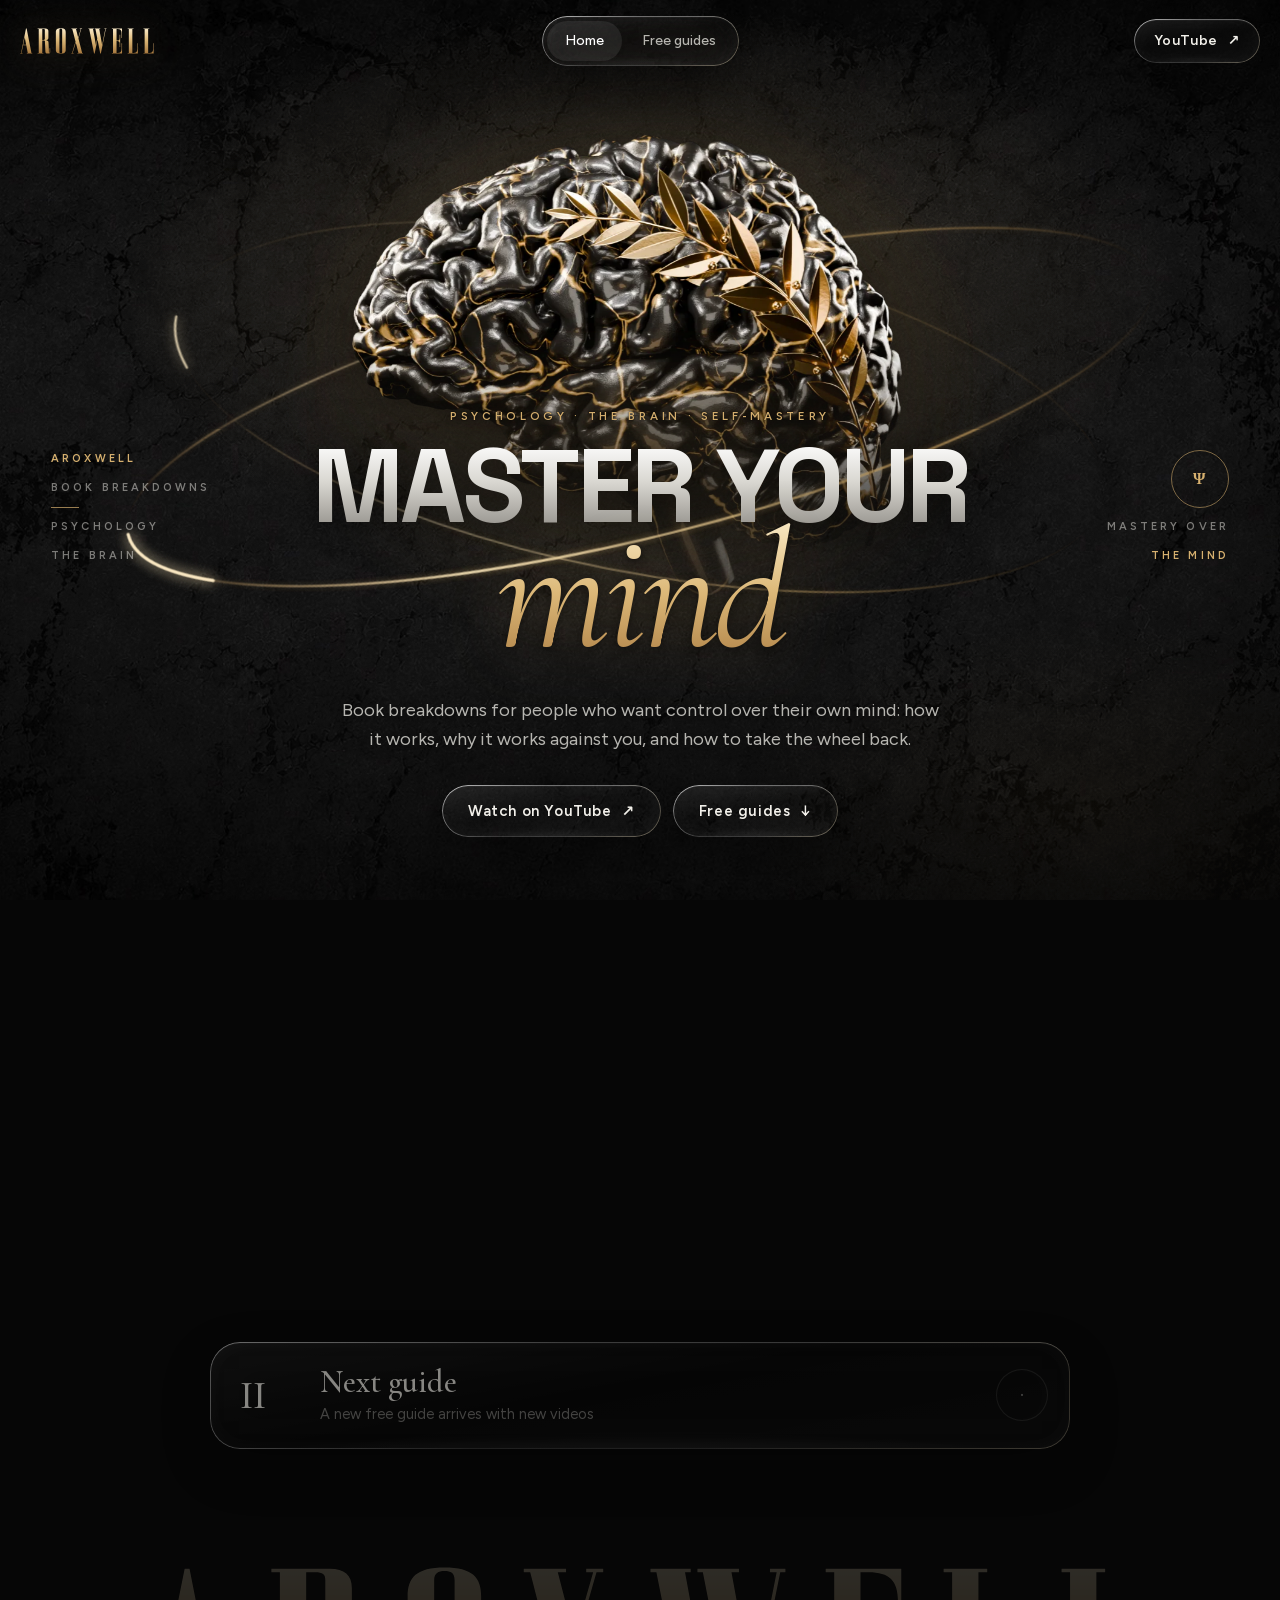
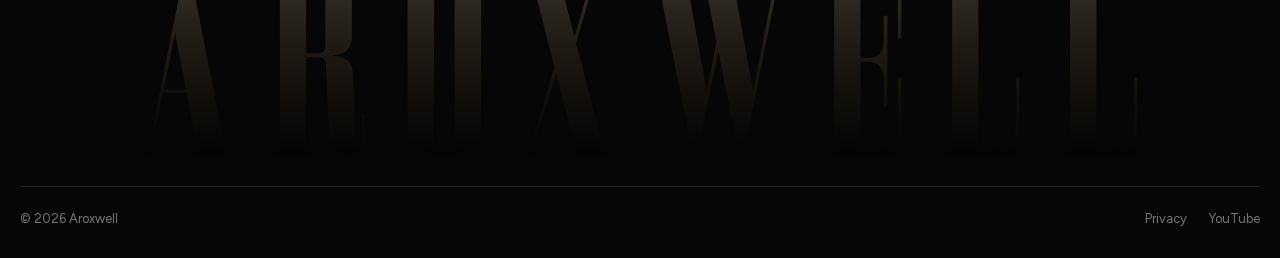
<file: index.html>
<!DOCTYPE html>
<html lang="en" class="no-js">
<head>
  <meta charset="utf-8">
  <meta name="viewport" content="width=device-width, initial-scale=1, viewport-fit=cover">
  <!-- import map first: the script below preloads three.js modules, which need it to resolve "three" -->
  <script type="importmap">{"imports": {"three": "/assets/vendor/three/build/three.module.min.js", "three/addons/": "/assets/vendor/three/examples/jsm/"}}</script>
  <script>/* live 3D brain coming? hide the still image until it's ready, so there's no flash of a second brain (assets/brain3d.js) */
  (function () { try { var d = document.documentElement;
    if (location.search.indexOf("still") < 0 && window.WebGLRenderingContext && !matchMedia("(prefers-reduced-motion: reduce)").matches && !(navigator.connection && navigator.connection.saveData)) {
      d.classList.add("brain-pending"); setTimeout(function () { d.classList.remove("brain-pending"); }, 8000);
      var v = "/assets/vendor/three/", pre = function (h, rel) { var l = document.createElement("link"); l.rel = rel || "preload"; l.href = h;
        if (!rel) { l.as = "fetch"; l.crossOrigin = "anonymous"; } document.head.appendChild(l); };
      ["/assets/brain3d.js", v + "build/three.module.min.js", v + "examples/jsm/environments/RoomEnvironment.js", v + "examples/jsm/loaders/GLTFLoader.js",
       v + "examples/jsm/loaders/DRACOLoader.js", v + "examples/jsm/utils/BufferGeometryUtils.js"].forEach(function (h) { pre(h, "modulepreload"); });
      ["/assets/brain.glb", v + "examples/jsm/libs/draco/gltf/draco_wasm_wrapper.js", v + "examples/jsm/libs/draco/gltf/draco_decoder.wasm"].forEach(function (h) { pre(h); }); }
  } catch (e) {} })();</script>
  <title>Aroxwell | Master your mind</title>
  <meta name="description" content="Book breakdowns on psychology and the brain, for people who want mastery over their own mind. Watch on YouTube and grab the free guides.">
  <link rel="canonical" href="https://aroxwell.com/">
  <meta name="theme-color" content="#060606">

  <meta property="og:type" content="website">
  <meta property="og:site_name" content="Aroxwell">
  <meta property="og:title" content="Aroxwell — Master your mind">
  <meta property="og:description" content="Book breakdowns on psychology and the brain, for people who want mastery over their own mind.">
  <meta property="og:url" content="https://aroxwell.com/">

  <link rel="icon" href="/favicon.svg" type="image/svg+xml">
  <link rel="icon" href="/favicon.png" type="image/png" sizes="48x48">
  <link rel="apple-touch-icon" href="/apple-touch-icon.png">
  <link rel="preload" href="/assets/brain-700.webp" as="image" type="image/webp" media="(max-width: 700px)">
  <link rel="preload" href="/assets/brain.webp" as="image" type="image/webp" media="(min-width: 701px)">
  <link rel="preload" href="/assets/fonts/space-grotesk-700.woff2" as="font" type="font/woff2" crossorigin>
  <link rel="preload" href="/assets/fonts/cormorant-italic.woff2" as="font" type="font/woff2" crossorigin>
  <link rel="stylesheet" href="/assets/site.css">
</head>
<body>
  <div class="atmosphere" aria-hidden="true"></div>

  <header class="site-header">
    <div class="bar">
      <a class="logo" href="/" aria-label="Aroxwell home"><img src="/assets/logo.svg" alt="Aroxwell" width="259" height="50"></a>
      <nav class="nav-pill glass" aria-label="Main">
        <a href="/" aria-current="page">Home</a>
        <a href="#library">Free guides</a>
      </nav>
      <a class="btn btn-glass glass header-cta" href="https://www.youtube.com/@aroxwell" rel="noopener">YouTube <span class="arrow" aria-hidden="true">↗</span></a>
    </div>
  </header>

  <main>
    <section class="hero">
      <div class="hero-visual" aria-hidden="true">
       <div class="stage">
        <div class="halo"></div>
        <svg class="orbits back" viewBox="0 0 1000 1000">
          <defs>
            <linearGradient id="goldStroke" x1="0" y1="0" x2="1" y2="0">
              <stop offset="0" stop-color="#9a7140" stop-opacity="0"/>
              <stop offset=".3" stop-color="#f6e3b8"/>
              <stop offset=".7" stop-color="#d6b06f"/>
              <stop offset="1" stop-color="#9a7140" stop-opacity="0"/>
            </linearGradient>
          </defs>
          <g transform="rotate(-14 500 500)">
            <path class="ring" d="M20 500a480 118 0 1 0 960 0a480 118 0 1 0-960 0"/>
            <path class="comet" pathLength="1000" d="M20 500a480 118 0 1 0 960 0a480 118 0 1 0-960 0"/>
          </g>
          <g transform="rotate(11 500 500)">
            <path class="ring thin" d="M70 500a430 150 0 1 0 860 0a430 150 0 1 0-860 0"/>
            <path class="comet slow" pathLength="1000" d="M70 500a430 150 0 1 0 860 0a430 150 0 1 0-860 0"/>
          </g>
        </svg>
        <div class="sculpture">
        <picture>
          <source type="image/webp" srcset="/assets/brain-700.webp 700w, /assets/brain.webp 1100w" sizes="(max-width: 700px) 100vw, 680px">
          <img src="/assets/brain.png" alt="" width="700" height="640" fetchpriority="high">
        </picture>
        <div class="sheen"></div>
        </div>
        <svg class="orbits front" viewBox="0 0 1000 1000">
          <g transform="rotate(-14 500 500)">
            <path class="ring" d="M20 500a480 118 0 1 0 960 0a480 118 0 1 0-960 0"/>
            <path class="comet" pathLength="1000" d="M20 500a480 118 0 1 0 960 0a480 118 0 1 0-960 0"/>
          </g>
          <g transform="rotate(11 500 500)">
            <path class="ring thin" d="M70 500a430 150 0 1 0 860 0a430 150 0 1 0-860 0"/>
            <path class="comet slow" pathLength="1000" d="M70 500a430 150 0 1 0 860 0a430 150 0 1 0-860 0"/>
          </g>
        </svg>
        <div class="dust"></div>
       </div>
      </div>
      <div class="hero-meta hero-meta-l" aria-hidden="true">
        <span class="gold">Aroxwell</span>
        <span>Book breakdowns</span>
        <span class="rule"></span>
        <span>Psychology</span>
        <span>The brain</span>
      </div>
      <div class="hero-meta hero-meta-r" aria-hidden="true">
        <span class="seal">Ψ</span>
        <span>Mastery over</span>
        <span class="gold">the mind</span>
      </div>

      <div class="hero-copy">
        <p class="label">Psychology · The brain · Self-mastery</p>
        <h1 class="title">
          <span class="title-top">Master your</span>
          <span class="title-script">mind</span>
        </h1>
        <p class="lead">Book breakdowns for people who want control over their own mind: how it works, why it works against you, and how to take the wheel back.</p>
        <div class="hero-actions">
          <a class="btn btn-glass glass" href="https://www.youtube.com/@aroxwell" rel="noopener">Watch on YouTube <span class="arrow" aria-hidden="true">↗</span></a>
          <a class="btn btn-glass glass" href="#library">Free guides <span class="arrow" aria-hidden="true">↓</span></a>
        </div>
      </div>
    </section>

    <section class="section" id="library">
      <div class="wrap">
        <div class="section-head reveal">
          <p class="label">The library</p>
          <h2 class="section-title serif-caps gold-text">Free <em>guides</em></h2>
        </div>
        <div class="library">
          <a class="glass book reveal" href="/war-of-art/">
            <span class="num gold-text" aria-hidden="true">I</span>
            <span><span class="name">The War of Art</span><span class="what">Action plan to beat resistance and start meaningful work</span></span>
            <span class="btn btn-glass glass go" aria-hidden="true">→</span>
          </a>
          <div class="glass book soon reveal" data-delay="120">
            <span class="num" aria-hidden="true">II</span>
            <span><span class="name">Next guide</span><span class="what">A new free guide arrives with new videos</span></span>
            <span class="btn go" aria-hidden="true">·</span>
          </div>
        </div>
      </div>
    </section>
  </main>

  <footer class="site-footer">
    <img class="footer-mark" src="/assets/logo.svg" alt="" aria-hidden="true" width="259" height="50" loading="lazy">
    <div class="footer-bar">
      <span>© <span data-year>2026</span> Aroxwell</span>
      <nav aria-label="Footer"><a href="/privacy/">Privacy</a><a href="https://www.youtube.com/@aroxwell" rel="noopener">YouTube</a></nav>
    </div>
  </footer>

  <script src="/assets/site.js" defer></script>
  <script type="module" src="/assets/brain3d.js"></script>
</body>
</html>
</file>
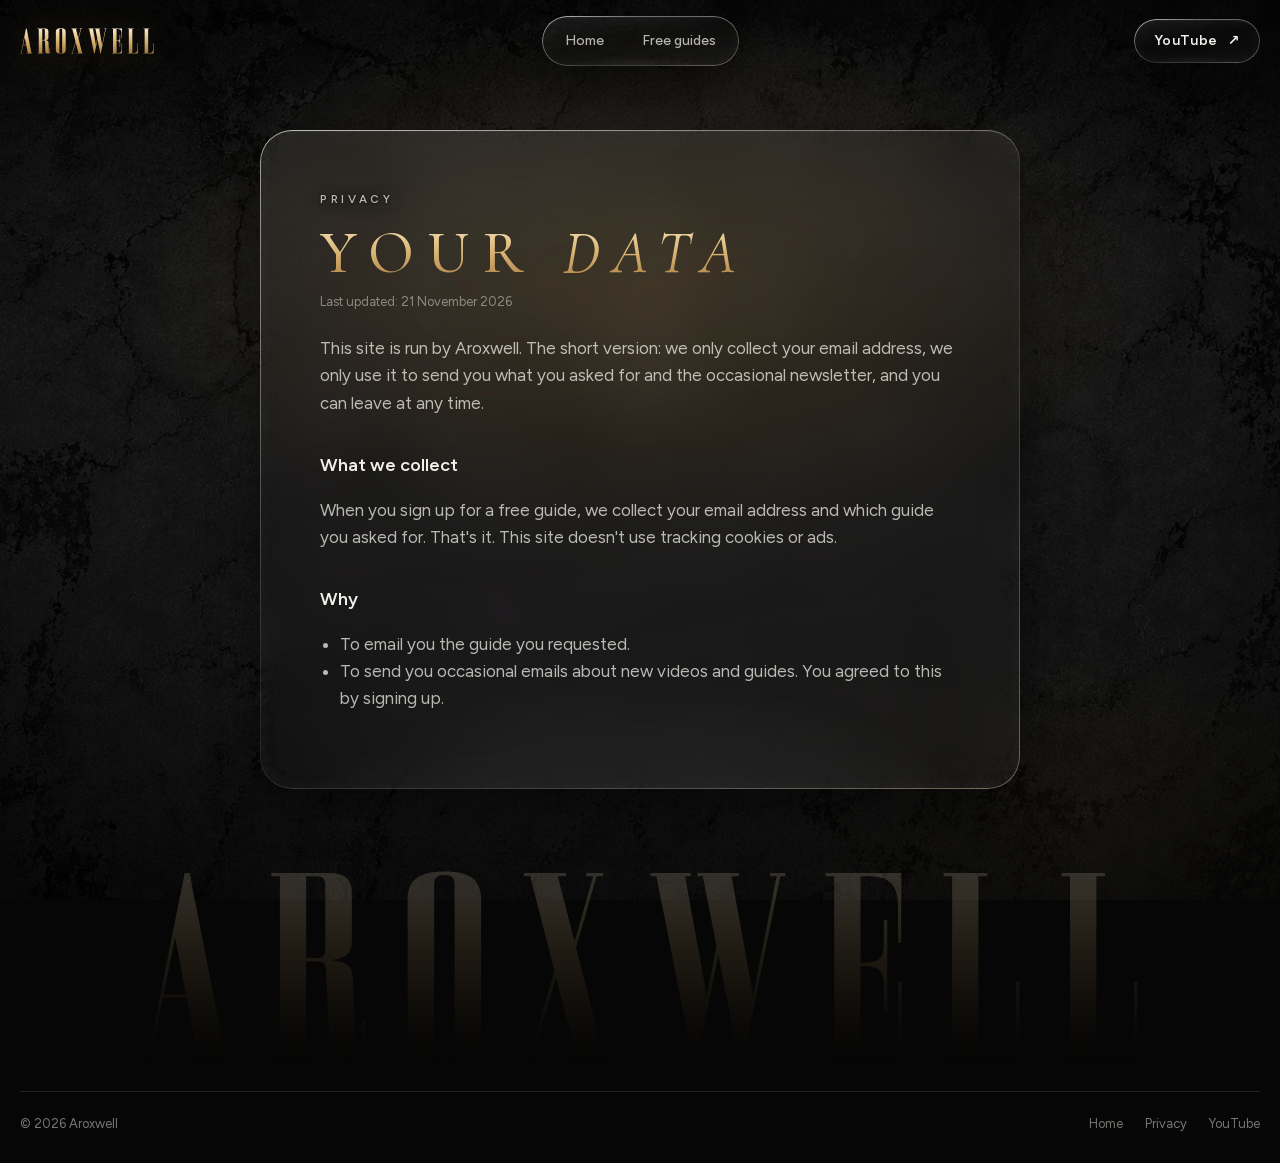
<file: privacy/index.html>
<!DOCTYPE html>
<html lang="en" class="no-js">
<head>
  <meta charset="utf-8">
  <meta name="viewport" content="width=device-width, initial-scale=1, viewport-fit=cover">
  <title>Privacy | Aroxwell</title>
  <meta name="description" content="How Aroxwell handles your email address.">
  <link rel="canonical" href="https://aroxwell.com/privacy/">
  <meta name="theme-color" content="#060606">
  <link rel="icon" href="/favicon.svg" type="image/svg+xml">
  <link rel="icon" href="/favicon.png" type="image/png" sizes="48x48">
  <link rel="apple-touch-icon" href="/apple-touch-icon.png">
  <link rel="stylesheet" href="/assets/site.css">
</head>
<body>
  <div class="atmosphere" aria-hidden="true"></div>

  <header class="site-header">
    <div class="bar">
      <a class="logo" href="/" aria-label="Aroxwell home"><img src="/assets/logo.svg" alt="Aroxwell" width="259" height="50"></a>
      <nav class="nav-pill glass" aria-label="Main">
        <a href="/">Home</a>
        <a href="/#library">Free guides</a>
      </nav>
      <a class="btn btn-glass glass header-cta" href="https://www.youtube.com/@aroxwell" rel="noopener">YouTube <span class="arrow" aria-hidden="true">↗</span></a>
    </div>
  </header>

  <main class="page">
    <article class="glass panel prose">
      <p class="label">Privacy</p>
      <h1 class="serif-caps gold-text">Your <em>data</em></h1>
      <p class="updated">Last updated: 21 November 2026</p>

      <p>This site is run by Aroxwell. The short version: we only collect your email address, we only use it to send you what you asked for and the occasional newsletter, and you can leave at any time.</p>

      <h2>What we collect</h2>
      <p>When you sign up for a free guide, we collect your email address and which guide you asked for. That's it. This site doesn't use tracking cookies or ads.</p>

      <h2>Why</h2>
      <ul>
        <li>To email you the guide you requested.</li>
        <li>To send you occasional emails about new videos and guides. You agreed to this by signing up.</li>
      </ul>

    </article>
  </main>

  <footer class="site-footer">
    <img class="footer-mark" src="/assets/logo.svg" alt="" aria-hidden="true" width="259" height="50" loading="lazy">
    <div class="footer-bar">
      <span>© <span data-year>2026</span> Aroxwell</span>
      <nav aria-label="Footer"><a href="/">Home</a><a href="/privacy/">Privacy</a><a href="https://www.youtube.com/@aroxwell" rel="noopener">YouTube</a></nav>
    </div>
  </footer>

  <script src="/assets/site.js" defer></script>
</body>
</html>
</file>
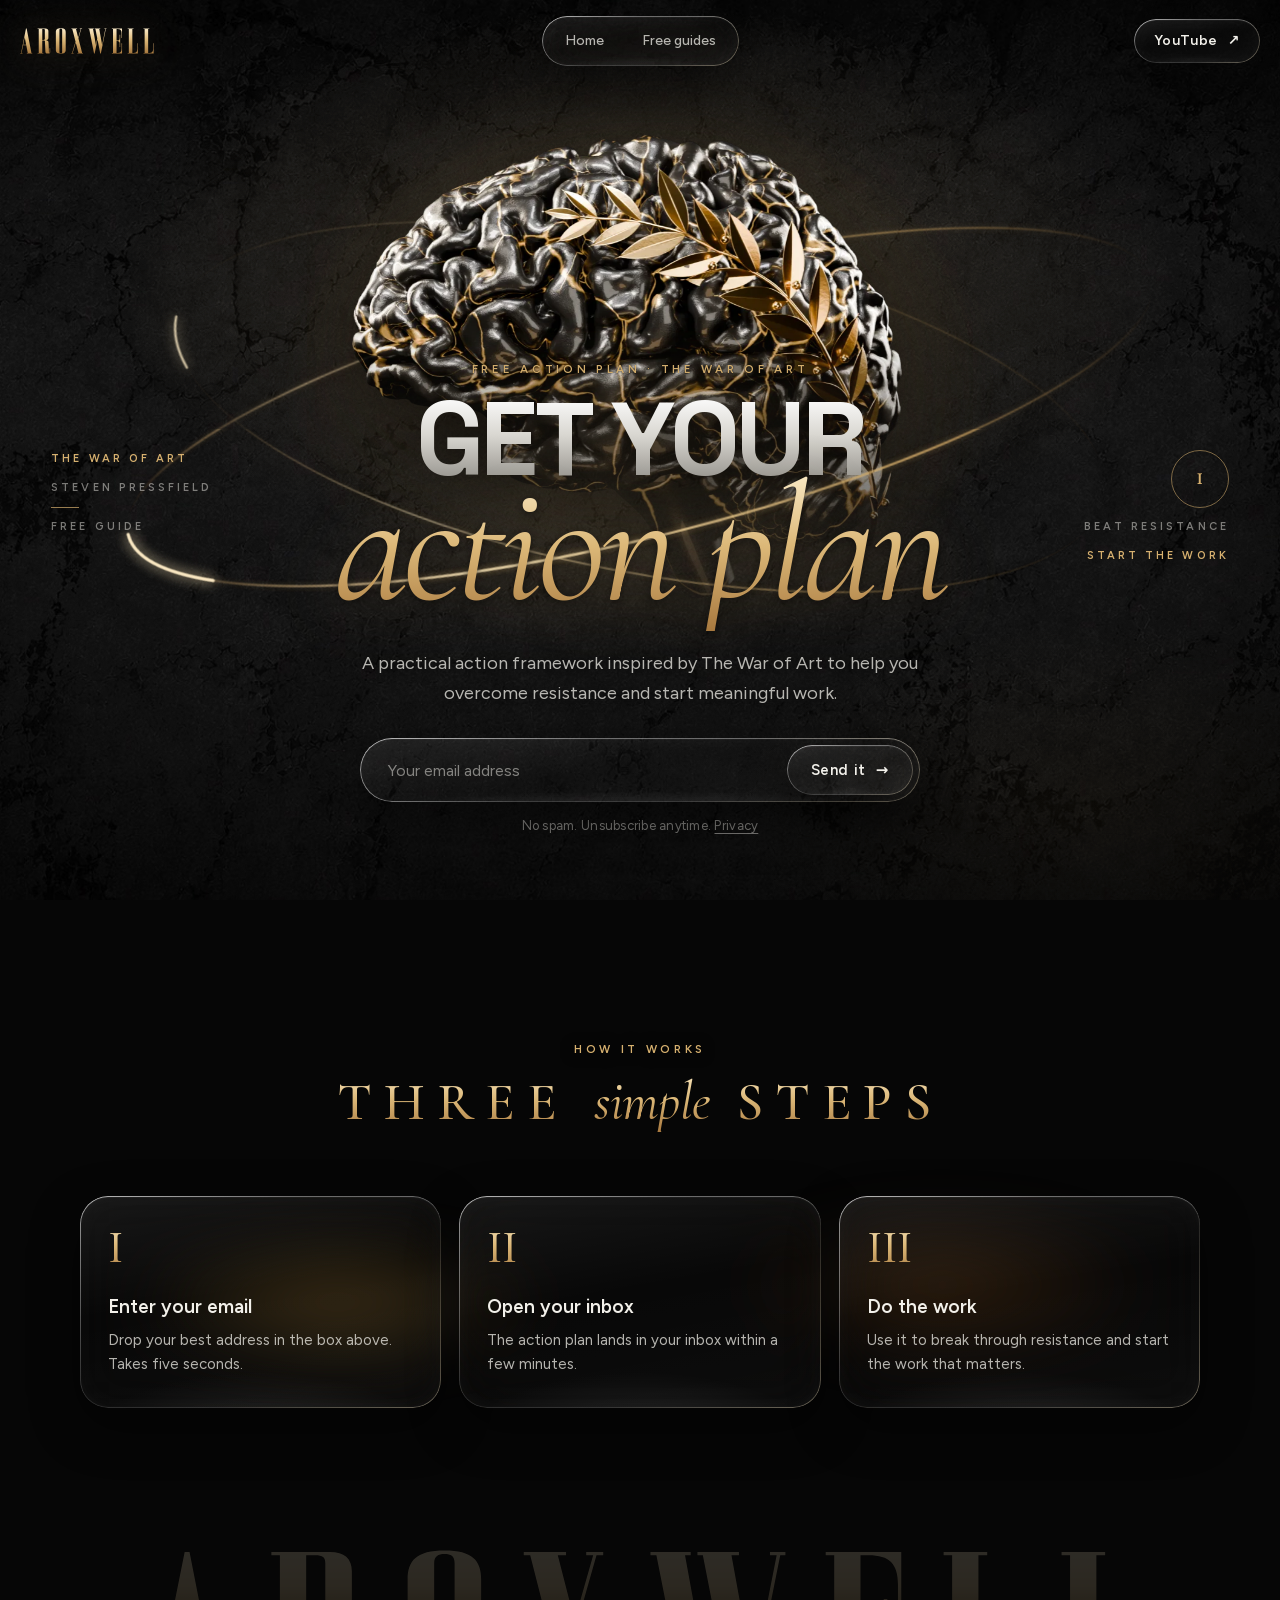
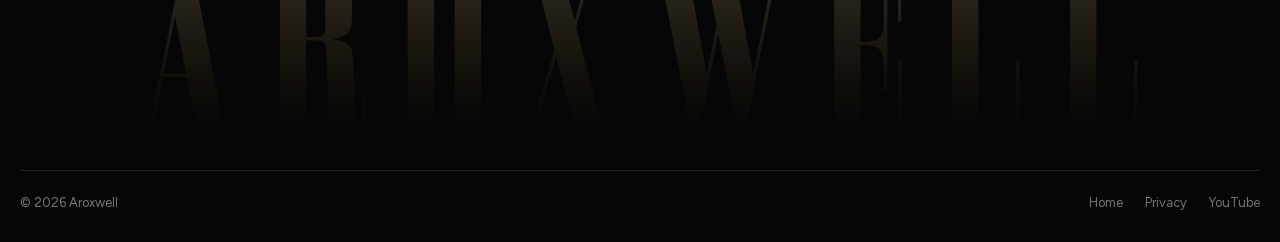
<file: war-of-art/index.html>
<!DOCTYPE html>
<html lang="en" class="no-js">
<head>
  <meta charset="utf-8">
  <meta name="viewport" content="width=device-width, initial-scale=1, viewport-fit=cover">
  <!-- import map first: the script below preloads three.js modules, which need it to resolve "three" -->
  <script type="importmap">{"imports": {"three": "/assets/vendor/three/build/three.module.min.js", "three/addons/": "/assets/vendor/three/examples/jsm/"}}</script>
  <script>/* live 3D brain coming? hide the still image until it's ready, so there's no flash of a second brain (assets/brain3d.js) */
  (function () { try { var d = document.documentElement;
    if (location.search.indexOf("still") < 0 && window.WebGLRenderingContext && !matchMedia("(prefers-reduced-motion: reduce)").matches && !(navigator.connection && navigator.connection.saveData)) {
      d.classList.add("brain-pending"); setTimeout(function () { d.classList.remove("brain-pending"); }, 8000);
      var v = "/assets/vendor/three/", pre = function (h, rel) { var l = document.createElement("link"); l.rel = rel || "preload"; l.href = h;
        if (!rel) { l.as = "fetch"; l.crossOrigin = "anonymous"; } document.head.appendChild(l); };
      ["/assets/brain3d.js", v + "build/three.module.min.js", v + "examples/jsm/environments/RoomEnvironment.js", v + "examples/jsm/loaders/GLTFLoader.js",
       v + "examples/jsm/loaders/DRACOLoader.js", v + "examples/jsm/utils/BufferGeometryUtils.js"].forEach(function (h) { pre(h, "modulepreload"); });
      ["/assets/brain.glb", v + "examples/jsm/libs/draco/gltf/draco_wasm_wrapper.js", v + "examples/jsm/libs/draco/gltf/draco_decoder.wasm"].forEach(function (h) { pre(h); }); }
  } catch (e) {} })();</script>
  <title>Free The War of Art Action Plan | Aroxwell</title>
  <meta name="description" content="A practical action framework inspired by The War of Art to help you overcome resistance and start meaningful work. Free, straight to your inbox.">
  <link rel="canonical" href="https://aroxwell.com/war-of-art/">
  <meta name="theme-color" content="#060606">

  <meta property="og:type" content="website">
  <meta property="og:site_name" content="Aroxwell">
  <meta property="og:title" content="Get your free The War of Art action plan">
  <meta property="og:description" content="A practical action framework inspired by The War of Art to help you overcome resistance and start meaningful work.">
  <meta property="og:url" content="https://aroxwell.com/war-of-art/">

  <link rel="icon" href="/favicon.svg" type="image/svg+xml">
  <link rel="icon" href="/favicon.png" type="image/png" sizes="48x48">
  <link rel="apple-touch-icon" href="/apple-touch-icon.png">
  <link rel="preload" href="/assets/brain-700.webp" as="image" type="image/webp" media="(max-width: 700px)">
  <link rel="preload" href="/assets/brain.webp" as="image" type="image/webp" media="(min-width: 701px)">
  <link rel="preload" href="/assets/fonts/space-grotesk-700.woff2" as="font" type="font/woff2" crossorigin>
  <link rel="preload" href="/assets/fonts/cormorant-italic.woff2" as="font" type="font/woff2" crossorigin>
  <link rel="stylesheet" href="/assets/site.css">
</head>
<body>
  <div class="atmosphere" aria-hidden="true"></div>

  <header class="site-header">
    <div class="bar">
      <a class="logo" href="/" aria-label="Aroxwell home"><img src="/assets/logo.svg" alt="Aroxwell" width="259" height="50"></a>
      <nav class="nav-pill glass" aria-label="Main">
        <a href="/">Home</a>
        <a href="/#library">Free guides</a>
      </nav>
      <a class="btn btn-glass glass header-cta" href="https://www.youtube.com/@aroxwell" rel="noopener">YouTube <span class="arrow" aria-hidden="true">↗</span></a>
    </div>
  </header>

  <main>
    <section class="hero">
      <div class="hero-visual" aria-hidden="true">
       <div class="stage">
        <div class="halo"></div>
        <svg class="orbits back" viewBox="0 0 1000 1000">
          <defs>
            <linearGradient id="goldStroke" x1="0" y1="0" x2="1" y2="0">
              <stop offset="0" stop-color="#9a7140" stop-opacity="0"/>
              <stop offset=".3" stop-color="#f6e3b8"/>
              <stop offset=".7" stop-color="#d6b06f"/>
              <stop offset="1" stop-color="#9a7140" stop-opacity="0"/>
            </linearGradient>
          </defs>
          <g transform="rotate(-14 500 500)">
            <path class="ring" d="M20 500a480 118 0 1 0 960 0a480 118 0 1 0-960 0"/>
            <path class="comet" pathLength="1000" d="M20 500a480 118 0 1 0 960 0a480 118 0 1 0-960 0"/>
          </g>
          <g transform="rotate(11 500 500)">
            <path class="ring thin" d="M70 500a430 150 0 1 0 860 0a430 150 0 1 0-860 0"/>
            <path class="comet slow" pathLength="1000" d="M70 500a430 150 0 1 0 860 0a430 150 0 1 0-860 0"/>
          </g>
        </svg>
        <div class="sculpture">
        <picture>
          <source type="image/webp" srcset="/assets/brain-700.webp 700w, /assets/brain.webp 1100w" sizes="(max-width: 700px) 100vw, 680px">
          <img src="/assets/brain.png" alt="" width="700" height="640" fetchpriority="high">
        </picture>
        <div class="sheen"></div>
        </div>
        <svg class="orbits front" viewBox="0 0 1000 1000">
          <g transform="rotate(-14 500 500)">
            <path class="ring" d="M20 500a480 118 0 1 0 960 0a480 118 0 1 0-960 0"/>
            <path class="comet" pathLength="1000" d="M20 500a480 118 0 1 0 960 0a480 118 0 1 0-960 0"/>
          </g>
          <g transform="rotate(11 500 500)">
            <path class="ring thin" d="M70 500a430 150 0 1 0 860 0a430 150 0 1 0-860 0"/>
            <path class="comet slow" pathLength="1000" d="M70 500a430 150 0 1 0 860 0a430 150 0 1 0-860 0"/>
          </g>
        </svg>
        <div class="dust"></div>
       </div>
      </div>

      <div class="hero-meta hero-meta-l" aria-hidden="true">
        <span class="gold">The War of Art</span>
        <span>Steven Pressfield</span>
        <span class="rule"></span>
        <span>Free guide</span>
      </div>
      <div class="hero-meta hero-meta-r" aria-hidden="true">
        <span class="seal">I</span>
        <span>Beat resistance</span>
        <span class="gold">Start the work</span>
      </div>

      <div class="hero-copy">
        <p class="label">Free action plan · The War of Art</p>
        <h1 class="title">
          <span class="title-top">Get your</span>
          <span class="title-script">action plan</span>
        </h1>
        <p class="lead">A practical action framework inspired by The War of Art to help you overcome resistance and start meaningful work.</p>

        <form class="signup" data-freebie="war-of-art" data-success="success" novalidate>
          <label class="sr-only" for="email">Email address</label>
          <div class="glass glass-bar">
            <input id="email" type="email" name="email" placeholder="Your email address" autocomplete="email" inputmode="email" required>
            <button class="btn btn-glass glass" type="submit">
              <span class="btn-label">Send it <span class="arrow" aria-hidden="true">→</span></span>
              <span class="spinner" aria-hidden="true"></span>
            </button>
          </div>
          <p class="signup-error" role="alert" aria-live="assertive"></p>
          <p class="signup-note">No spam. Unsubscribe anytime. <a href="/privacy/">Privacy</a></p>
        </form>

        <div class="glass signup-success" id="success" tabindex="-1" hidden>
          <span class="check" aria-hidden="true">✓</span>
          <div>
            <strong>You're in.</strong>
            <p>Your action plan is on its way. Not there in a few minutes? Check spam or Promotions.</p>
          </div>
        </div>
      </div>
    </section>

    <section class="section">
      <div class="wrap">
        <div class="section-head reveal">
          <p class="label">How it works</p>
          <h2 class="section-title serif-caps gold-text">Three <em>simple</em> steps</h2>
        </div>
        <div class="cards">
          <article class="glass card reveal">
            <span class="num gold-text">I</span>
            <h3>Enter your email</h3>
            <p>Drop your best address in the box above. Takes five seconds.</p>
          </article>
          <article class="glass card reveal" data-delay="120">
            <span class="num gold-text">II</span>
            <h3>Open your inbox</h3>
            <p>The action plan lands in your inbox within a few minutes.</p>
          </article>
          <article class="glass card reveal" data-delay="240">
            <span class="num gold-text">III</span>
            <h3>Do the work</h3>
            <p>Use it to break through resistance and start the work that matters.</p>
          </article>
        </div>
      </div>
    </section>
  </main>

  <footer class="site-footer">
    <img class="footer-mark" src="/assets/logo.svg" alt="" aria-hidden="true" width="259" height="50" loading="lazy">
    <div class="footer-bar">
      <span>© <span data-year>2026</span> Aroxwell</span>
      <nav aria-label="Footer"><a href="/">Home</a><a href="/privacy/">Privacy</a><a href="https://www.youtube.com/@aroxwell" rel="noopener">YouTube</a></nav>
    </div>
  </footer>

  <script src="/assets/site.js" defer></script>
  <script type="module" src="/assets/brain3d.js"></script>
  <script src="/assets/signup.js" defer></script>
</body>
</html>
</file>
<file: assets/site.css>
/* =========================================================
   AROXWELL — "Obsidian & Gold"
   One stylesheet for every page on aroxwell.com.
   Brand tokens live in :root. Glass recipes: .glass, .btn-gold, .glass-bar
   ========================================================= */

@font-face { font-family: "Space Grotesk"; src: url("fonts/space-grotesk-700.woff2") format("woff2"); font-weight: 700; font-display: swap; }
@font-face { font-family: "Figtree"; src: url("fonts/figtree.woff2") format("woff2"); font-weight: 300 900; font-display: swap; }
@font-face { font-family: "Cormorant Garamond"; src: url("fonts/cormorant-italic.woff2") format("woff2"); font-weight: 400; font-style: italic; font-display: swap; }
@font-face { font-family: "Cormorant Garamond"; src: url("fonts/cormorant-500.woff2") format("woff2"); font-weight: 500; font-style: normal; font-display: swap; }

:root {
  --obsidian: #060606;
  --ink: #f2f0ea;
  --text: rgba(242, 240, 234, 0.74);
  --muted: rgba(242, 240, 234, 0.48);
  --faint: rgba(242, 240, 234, 0.12);

  --gold-hi: #f6e3b8;
  --gold: #d6b06f;
  --gold-lo: #9a7140;
  --gold-text: linear-gradient(180deg, #f8e7c1 0%, #dcb878 45%, #a8793f 100%);
  --silver-text: linear-gradient(180deg, #ffffff 0%, #d9d7d1 45%, #8f8c86 100%);

  --error: #f2a49a;

  --sans: "Figtree", system-ui, -apple-system, "Segoe UI", Roboto, sans-serif;
  --display: "Space Grotesk", "Helvetica Neue", Arial, sans-serif;
  --serif: "Cormorant Garamond", "Times New Roman", Georgia, serif;

  --ease: cubic-bezier(0.22, 1, 0.36, 1);
  color-scheme: dark;
}

*, *::before, *::after { box-sizing: border-box; }
[hidden] { display: none !important; }
html { -webkit-text-size-adjust: 100%; text-size-adjust: 100%; scroll-behavior: smooth; }

body {
  margin: 0;
  min-height: 100vh;
  min-height: 100svh;
  display: flex;
  flex-direction: column;
  background: var(--obsidian);
  color: var(--text);
  font-family: var(--sans);
  font-size: 17px;
  line-height: 1.6;
  -webkit-font-smoothing: antialiased;
  overflow-x: hidden;
}

img, svg { display: block; max-width: 100%; }
a { color: var(--gold); text-underline-offset: 3px; }
a:hover { color: var(--gold-hi); }
:focus-visible { outline: 2px solid var(--gold-hi); outline-offset: 3px; }
::selection { background: rgba(214, 176, 111, 0.35); color: #fff; }

.sr-only {
  position: absolute; width: 1px; height: 1px; padding: 0; margin: -1px;
  overflow: hidden; clip: rect(0 0 0 0); white-space: nowrap; border: 0;
}

/* ---------- atmosphere: glow + marble + vignette + film grain ---------- */

.atmosphere { position: fixed; inset: 0; z-index: -1; pointer-events: none; background: var(--obsidian); }
.atmosphere::before {
  content: ""; position: absolute; inset: 0;
  background:
    radial-gradient(60% 45% at 50% 32%, rgba(214, 176, 111, 0.13), transparent 70%),
    radial-gradient(40% 30% at 85% 90%, rgba(214, 176, 111, 0.05), transparent 70%),
    url("bg.jpg") center / cover no-repeat;
  opacity: 0.9;
}
.atmosphere::after {
  content: ""; position: absolute; inset: 0;
  background:
    radial-gradient(120% 90% at 50% 40%, transparent 40%, rgba(0, 0, 0, 0.75) 100%),
    url("data:image/svg+xml,%3Csvg xmlns='http://www.w3.org/2000/svg' width='160' height='160'%3E%3Cfilter id='n'%3E%3CfeTurbulence type='fractalNoise' baseFrequency='.9' numOctaves='2' stitchTiles='stitch'/%3E%3CfeColorMatrix values='0 0 0 0 1 0 0 0 0 1 0 0 0 0 1 0 0 0 .55 0'/%3E%3C/filter%3E%3Crect width='100%25' height='100%25' filter='url(%23n)'/%3E%3C/svg%3E");
  opacity: 0.55;
  mix-blend-mode: overlay;
}
@media (max-width: 700px) {
  .atmosphere::before {
    background:
      radial-gradient(90% 40% at 50% 25%, rgba(214, 176, 111, 0.14), transparent 70%),
      url("bg-mobile.jpg") center / cover no-repeat;
  }
}

/* ---------- glass recipes ---------- */

.glass {
  position: relative;
  /* liquid glass: almost clear body, light pooling at the bottom edge (refraction) */
  background:
    radial-gradient(90% 70% at 50% 125%, rgba(255, 255, 255, 0.13), transparent 60%),
    linear-gradient(170deg, rgba(255, 255, 255, 0.075), rgba(255, 255, 255, 0.012) 45%, rgba(255, 255, 255, 0.03));
  -webkit-backdrop-filter: blur(22px) saturate(170%) brightness(1.05);
  backdrop-filter: blur(22px) saturate(170%) brightness(1.05);
  box-shadow:
    inset 0 1px 1px rgba(255, 255, 255, 0.38),      /* top specular edge */
    inset 0 -1px 1px rgba(255, 255, 255, 0.1),      /* bottom edge catch */
    inset 0 0 22px rgba(255, 255, 255, 0.035),      /* thickness */
    0 18px 50px rgba(0, 0, 0, 0.45);
  border-radius: 999px;
}
/* gradient rim — brighter top-left, fading, catching light bottom-right */
.glass::before {
  content: ""; position: absolute; inset: 0; border-radius: inherit; padding: 1px; pointer-events: none;
  background: linear-gradient(135deg, rgba(255, 255, 255, 0.55), rgba(255, 255, 255, 0.05) 38%, rgba(255, 255, 255, 0.03) 62%, rgba(246, 227, 184, 0.35));
  -webkit-mask: linear-gradient(#000 0 0) content-box, linear-gradient(#000 0 0);
  -webkit-mask-composite: xor;
  mask: linear-gradient(#000 0 0) content-box exclude, linear-gradient(#000 0 0);
}

.btn {
  position: relative;
  display: inline-flex; align-items: center; justify-content: center; gap: 10px;
  min-height: 52px; padding: 0 26px;
  border: 0; border-radius: 999px;
  font-family: var(--sans); font-weight: 600; font-size: 15px; letter-spacing: 0.04em;
  text-decoration: none; white-space: nowrap; cursor: pointer;
  transition: transform 0.35s var(--ease), box-shadow 0.35s var(--ease), background 0.35s var(--ease);
}
/* no lift on hover (the user only wants the colour/gradient change) */
.btn:active { transform: scale(0.98); }
.btn .arrow { transition: transform 0.35s var(--ease); }
.btn:hover .arrow { transform: translateX(3px); }

/* liquid gold glass — tinted, see-through, glowing from inside */
.btn-gold {
  color: #fff7e6;
  text-shadow: 0 1px 2px rgba(70, 44, 12, 0.55);
  background:
    radial-gradient(75% 65% at 50% 118%, rgba(255, 222, 150, 0.6), transparent 70%),    /* light pooling at the bottom */
    linear-gradient(180deg, rgba(250, 226, 178, 0.38) 0%, rgba(214, 170, 98, 0.26) 50%, rgba(168, 118, 52, 0.4) 100%);
  -webkit-backdrop-filter: blur(16px) saturate(190%) brightness(1.15);
  backdrop-filter: blur(16px) saturate(190%) brightness(1.15);
  box-shadow:
    inset 0 1px 1px rgba(255, 250, 235, 0.85),       /* specular top edge */
    inset 0 -1px 1px rgba(255, 222, 160, 0.55),      /* bottom rim catch */
    inset 0 0 0 1px rgba(255, 228, 176, 0.32),       /* gold rim */
    inset 0 0 24px rgba(246, 210, 140, 0.22),        /* inner glow / thickness */
    0 10px 34px rgba(214, 176, 111, 0.26),
    0 2px 8px rgba(0, 0, 0, 0.35);
  overflow: hidden;
}
.btn-gold::after { /* curved glossy highlight */
  content: ""; position: absolute; left: 5%; right: 5%; top: 1px; height: 48%;
  border-radius: 999px 999px 50% 50% / 999px 999px 100% 100%;
  background: linear-gradient(180deg, rgba(255, 248, 230, 0.3), rgba(255, 240, 210, 0) 90%);
  pointer-events: none;
}
.btn-gold::before { /* light sweep on hover */
  content: ""; position: absolute; top: 0; bottom: 0; width: 40%; left: -60%;
  background: linear-gradient(100deg, transparent, rgba(255, 255, 255, 0.45), transparent);
  transform: skewX(-20deg);
  transition: left 0.8s var(--ease);
  pointer-events: none;
}
.btn-gold:hover {
  color: #fff;
  background:
    radial-gradient(70% 70% at 50% 115%, rgba(255, 228, 165, 0.7), transparent 72%),
    linear-gradient(180deg, rgba(255, 238, 200, 0.42) 0%, rgba(222, 182, 112, 0.26) 50%, rgba(176, 128, 62, 0.38) 100%);
  box-shadow:
    inset 0 1px 1px rgba(255, 250, 235, 0.95), inset 0 -1px 1px rgba(255, 222, 160, 0.65),
    inset 0 0 0 1px rgba(255, 228, 176, 0.42), inset 0 0 28px rgba(246, 210, 140, 0.3),
    0 16px 44px rgba(214, 176, 111, 0.36), 0 2px 8px rgba(0, 0, 0, 0.35);
}
.btn-gold:hover::before { left: 120%; }

/* kintsugi — obsidian pill with a fine gold crack that fades out behind the words (cream text stays
   readable); the crack lights up on hover. Style E2 from the button lab, the user's pick for both hero buttons. */
.btn-kintsugi {
  color: #fbf0da;
  background: linear-gradient(180deg, #1b1916, #070707);
  box-shadow: inset 0 1px 0 rgba(255, 255, 255, 0.1), inset 0 0 0 1px rgba(214, 176, 111, 0.25), 0 10px 30px rgba(0, 0, 0, 0.6);
  overflow: hidden; isolation: isolate;
  transition: color 0.45s var(--ease), box-shadow 0.45s var(--ease), transform 0.35s var(--ease);
}
.btn-kintsugi .crack { position: absolute; inset: 0; width: 100%; height: 100%; z-index: -1; pointer-events: none;
  opacity: 0.55; transition: opacity 0.5s var(--ease), filter 0.5s var(--ease);
  -webkit-mask: radial-gradient(40% 65% at 50% 50%, transparent 35%, #000 90%);
  mask: radial-gradient(40% 65% at 50% 50%, transparent 35%, #000 90%); }
.btn-kintsugi .crack.flip { transform: scale(-1, -1); } /* second button: same crack, turned around */
.btn-kintsugi .crack path { fill: none; stroke: #e0b46a; stroke-width: 1.1; stroke-linecap: round; vector-effect: non-scaling-stroke; }
.btn-kintsugi:hover { color: #fff; box-shadow: inset 0 1px 0 rgba(255, 255, 255, 0.12), inset 0 0 0 1px rgba(224, 180, 106, 0.45), 0 10px 34px rgba(0, 0, 0, 0.6), 0 0 26px rgba(214, 176, 111, 0.18); }
.btn-kintsugi:hover .crack { opacity: 1; filter: drop-shadow(0 0 3px rgba(240, 190, 100, 0.9)); }

/* clear glass */
.btn-glass { color: var(--ink); }
.btn-glass:hover {
  color: #fff;
  background:
    radial-gradient(90% 70% at 50% 125%, rgba(255, 255, 255, 0.2), transparent 60%),
    linear-gradient(170deg, rgba(255, 255, 255, 0.12), rgba(255, 255, 255, 0.03) 45%, rgba(255, 255, 255, 0.06));
}

/* ---------- labels & type ---------- */

.label {
  margin: 0;
  font-size: 11.5px; font-weight: 600; letter-spacing: 0.32em; text-transform: uppercase;
  color: var(--gold);
  text-shadow: 0 0 2px rgba(0, 0, 0, 0.9), 0 1px 14px rgba(0, 0, 0, 0.9);
}
.label-muted { color: var(--muted); }

.gold-text { background: var(--gold-text); -webkit-background-clip: text; background-clip: text; color: transparent; }

.serif-caps {
  font-family: var(--serif); font-weight: 500; text-transform: uppercase;
  letter-spacing: 0.22em; line-height: 1.1;
}

/* ---------- header ---------- */

.site-header {
  position: fixed; top: 0; left: 0; right: 0; z-index: 50;
  padding: 16px max(16px, env(safe-area-inset-left)) 0;
}
.site-header .bar {
  max-width: 1240px; margin-inline: auto;
  display: grid; grid-template-columns: 1fr auto 1fr; align-items: center; gap: 16px;
}
.logo { justify-self: start; line-height: 0; }
.logo img { height: 26px; width: auto; filter: drop-shadow(0 2px 10px rgba(0, 0, 0, 0.6)) drop-shadow(0 0 18px rgba(214, 176, 111, 0.18)); }

.nav-pill { display: flex; gap: 2px; padding: 5px; }
.nav-pill a {
  padding: 9px 18px; border-radius: 999px;
  font-size: 14px; font-weight: 500; color: var(--text); text-decoration: none;
  transition: color 0.25s, background 0.25s;
}
.nav-pill a:hover, .nav-pill a[aria-current="page"] { color: #fff; background: rgba(255, 255, 255, 0.08); }

.header-cta { justify-self: end; min-height: 44px; padding: 0 20px; font-size: 14px; }

@media (max-width: 760px) {
  .site-header .bar { grid-template-columns: 1fr auto; }
  .nav-pill { display: none; }
  .logo img { height: 21px; }
  .header-cta { min-height: 40px; padding: 0 16px; font-size: 13px; }
}

/* ---------- hero ---------- */

main { flex: 1; }

.hero {
  position: relative;
  min-height: 100vh;
  min-height: 100svh;
  display: flex; flex-direction: column; align-items: center; justify-content: flex-end;
  padding: 110px 16px clamp(40px, 7vh, 80px);
  text-align: center;
  overflow: hidden;
  isolation: isolate;
}

/* --- the 3D sculpture scene ---
   .hero-visual = camera (perspective). .stage = the scene, tilted by --mx/--my.
   Layers sit at different depths (translateZ), so they shift against each other
   when the scene tilts: halo far back, back rings, brain, front rings, gold dust in front. */
@property --mx { syntax: "<number>"; inherits: true; initial-value: 0; }
@property --my { syntax: "<number>"; inherits: true; initial-value: 0; }

.hero-visual {
  --size: min(680px, 74vh, 100vw);
  position: absolute; z-index: -1;
  left: 50%; top: clamp(64px, 9vh, 110px);
  width: var(--size); aspect-ratio: 1312 / 1199;
  transform: translateX(-50%);
  perspective: 1100px;
  perspective-origin: 50% 45%;
  pointer-events: none;
}
.stage {
  position: absolute; inset: 0;
  transform-style: preserve-3d;
  transform: rotateX(calc(var(--my) * -9deg)) rotateY(calc(var(--mx) * 13deg));
}
/* the mouse values glide instead of jumping, so every layer moves smoothly */
.hero { transition: --mx 1.4s var(--ease), --my 1.4s var(--ease); }
.hero-visual .halo {
  position: absolute; inset: -10% -20%;
  background: radial-gradient(closest-side, rgba(214, 176, 111, 0.24), rgba(214, 176, 111, 0.06) 55%, transparent 75%);
  transform: translateZ(-160px) scale(1.18);
  animation: breathe 7s ease-in-out infinite;
}
.hero-visual picture, .hero-visual img { width: 100%; height: auto; }
.hero-visual .sculpture {
  position: relative;
  transform: translateZ(0);
  animation: float 9s ease-in-out infinite;
  filter: drop-shadow(calc(var(--mx) * -24px) calc(30px + var(--my) * -14px) 50px rgba(0, 0, 0, 0.85)) drop-shadow(0 0 40px rgba(214, 176, 111, 0.12));
  /* fades the bottom into the page so the headline reads cleanly */
  -webkit-mask-image: linear-gradient(180deg, #000 40%, rgba(0, 0, 0, 0.35) 72%, transparent 96%);
  mask-image: linear-gradient(180deg, #000 40%, rgba(0, 0, 0, 0.35) 72%, transparent 96%);
}
/* moving light: a warm highlight that glides over the brain (only on the brain itself),
   so the gold veins catch the light as the scene turns */
.hero-visual .sheen {
  position: absolute; inset: 0;
  background:
    radial-gradient(38% 34% at calc(50% + var(--mx) * 34%) calc(38% + var(--my) * 30%), rgba(255, 238, 200, 0.75), rgba(255, 220, 160, 0.18) 45%, transparent 70%);
  -webkit-mask: url("brain-700.webp") center / 100% 100% no-repeat;
  mask: url("brain-700.webp") center / 100% 100% no-repeat;
  mix-blend-mode: soft-light;
  opacity: 0.95;
}
.hero-visual .sculpture::after { /* rim light on the far side, opposite the highlight */
  content: ""; position: absolute; inset: 0;
  background: radial-gradient(60% 55% at calc(50% - var(--mx) * 40%) calc(45% - var(--my) * 30%), transparent 55%, rgba(246, 214, 150, 0.35) 85%, transparent 100%);
  -webkit-mask: url("brain-700.webp") center / 100% 100% no-repeat;
  mask: url("brain-700.webp") center / 100% 100% no-repeat;
  mix-blend-mode: screen;
  opacity: 0.6;
}

.orbits {
  position: absolute; left: 50%; top: 50%;
  width: 165%; max-width: none; height: auto; aspect-ratio: 1;
  overflow: visible;
}
/* both ring layers must share exactly the same transform, or the halves stop meeting at the seam */
.orbits.back, .orbits.front { transform: translate(-50%, -48%); }
.orbits.front { clip-path: inset(52% 0 0 0); }
.orbits .ring { fill: none; stroke: url(#goldStroke); stroke-width: 1.8; opacity: 0.85; filter: drop-shadow(0 0 3px rgba(214, 176, 111, 0.5)); }
.orbits .ring.thin { stroke-width: 1; opacity: 0.45; }
.orbits .comet { fill: none; stroke: #fbe9c4; stroke-width: 2.2; stroke-linecap: round; stroke-dasharray: 45 955; filter: drop-shadow(0 0 6px rgba(246, 227, 184, 0.9)); animation: comet 9s linear infinite; }
.orbits .comet.slow { animation-duration: 14s; animation-direction: reverse; stroke-dasharray: 25 975; opacity: 0.8; }

/* gold dust floating at different depths (spans are added by site.js) */
.dust { position: absolute; inset: -10% -25%; transform-style: preserve-3d; }
.dust span {
  position: absolute; left: var(--x); top: var(--y);
  width: var(--s); height: var(--s); border-radius: 50%;
  background: radial-gradient(circle, #fff4d6 0%, #e2c084 45%, rgba(214, 176, 111, 0) 72%);
  transform: translateZ(var(--z));
  opacity: 0;
  animation: drift var(--d) linear var(--delay) infinite;
}

/* the scene slowly turns by itself (no mouse control, on every device) */
@media (prefers-reduced-motion: no-preference) {
  .hero { animation: turn 16s ease-in-out infinite; }
}

.hero-copy { position: relative; z-index: 2; width: 100%; max-width: 820px; }
.hero-copy > * { animation: rise 1.1s var(--ease) both; }
.hero-copy > *:nth-child(2) { animation-delay: 0.08s; }
.hero-copy > *:nth-child(3) { animation-delay: 0.16s; }
.hero-copy > *:nth-child(4) { animation-delay: 0.24s; }
.hero-copy > *:nth-child(5) { animation-delay: 0.32s; }
.hero-visual { animation: appear 1.6s var(--ease) both; }

.title { margin: 14px 0 0; display: flex; flex-direction: column; align-items: center; }
.title-top {
  font-family: var(--display); font-weight: 700;
  font-size: clamp(42px, 11vw, 104px);
  line-height: 0.9; letter-spacing: -0.035em; text-transform: uppercase;
  background: var(--silver-text); -webkit-background-clip: text; background-clip: text; color: transparent;
  filter: drop-shadow(0 4px 24px rgba(0, 0, 0, 0.7));
}
.title-script {
  font-family: var(--serif); font-style: italic; font-weight: 400;
  font-size: clamp(66px, 14vw, 168px);
  line-height: 0.82; letter-spacing: -0.03em;
  margin-top: -0.06em; padding: 0 0.12em 0.1em; /* room for swashes */
  background: var(--gold-text); -webkit-background-clip: text; background-clip: text; color: transparent;
  filter: drop-shadow(0 6px 30px rgba(214, 176, 111, 0.25)) drop-shadow(0 2px 4px rgba(0, 0, 0, 0.6));
}

.lead {
  max-width: 34em; margin: 18px auto 0;
  font-size: clamp(15px, 1.8vw, 18px); line-height: 1.65;
  color: var(--text);
  text-shadow: 0 2px 12px rgba(0, 0, 0, 0.8);
}

/* side meta, poster style (desktop only) */
.hero-meta {
  position: absolute; z-index: 2; top: 50%;
  display: grid; gap: 10px;
  font-size: 11px; font-weight: 600; letter-spacing: 0.28em; text-transform: uppercase; line-height: 1.7;
  color: var(--muted); text-align: left;
  animation: appear 2s var(--ease) 0.4s both;
}
.hero-meta .rule { width: 28px; height: 1px; background: var(--gold); opacity: 0.7; }
.hero-meta .gold { color: var(--gold); }
.hero-meta-l { left: clamp(24px, 4vw, 64px); }
.hero-meta-r { right: clamp(24px, 4vw, 64px); text-align: right; justify-items: end; }
.hero-meta .seal {
  width: 58px; height: 58px; border-radius: 50%;
  display: grid; place-items: center;
  border: 1px solid rgba(214, 176, 111, 0.55);
  font-family: var(--serif); font-size: 16px; letter-spacing: 0.08em; color: var(--gold); line-height: 1;
}
@media (max-width: 1100px) { .hero-meta { display: none; } }

/* ---------- signup (liquid glass bar) ---------- */

.signup { max-width: 560px; margin: 30px auto 0; }
.glass-bar { display: flex; align-items: center; gap: 8px; padding: 7px 7px 7px 26px; }
.glass-bar input {
  flex: 1 1 auto; min-width: 0; height: 50px;
  border: 0; background: transparent; outline: none;
  color: var(--ink); font: inherit; font-size: 16px; /* 16px stops iPhone zoom */
}
.glass-bar input::placeholder { color: rgba(242, 240, 234, 0.5); }
.glass-bar:focus-within { box-shadow: inset 0 1px 0 rgba(255,255,255,.25), inset 0 -1px 0 rgba(255,255,255,.04), 0 18px 50px rgba(0,0,0,.45), 0 0 0 4px rgba(214, 176, 111, 0.16); }
.glass-bar.invalid { box-shadow: inset 0 1px 0 rgba(255,255,255,.25), 0 18px 50px rgba(0,0,0,.45), 0 0 0 2px rgba(242, 164, 154, 0.6); }
.signup .btn { min-height: 50px; padding: 0 24px; }
.signup .btn-label { transition: opacity 0.15s; display: inline-flex; gap: 10px; align-items: center; }
.signup.is-loading .btn-label { opacity: 0; }
.signup.is-loading .btn .spinner { opacity: 1; }
.spinner {
  position: absolute; top: 50%; left: 50%; width: 18px; height: 18px; margin: -9px 0 0 -9px;
  border: 2px solid rgba(242, 240, 234, 0.22); border-top-color: var(--ink); /* light: the button is clear glass */ border-radius: 50%;
  opacity: 0; animation: spin 0.7s linear infinite;
}
.signup button:disabled { cursor: default; transform: none; }

.signup-note { margin: 14px 0 0; font-size: 13px; letter-spacing: 0.02em; color: var(--muted); }
.signup-note a { color: var(--muted); }
.signup-note a:hover { color: var(--ink); }
.signup-error { margin: 12px 0 0; font-size: 14px; color: var(--error); }
.signup-error:empty { display: none; }

.signup-success {
  max-width: 520px; margin: 30px auto 0; padding: 22px 26px;
  display: flex; align-items: center; gap: 18px; text-align: left;
  border-radius: 28px;
}
.signup-success .check {
  flex: 0 0 auto; width: 46px; height: 46px; border-radius: 50%;
  display: grid; place-items: center;
  background: linear-gradient(180deg, #f9e8c2, #c39553);
  box-shadow: inset 0 1px 0 rgba(255,255,255,.8), 0 8px 24px rgba(214,176,111,.35);
  color: #1c1307; font-size: 22px; font-weight: 700;
}
.signup-success strong { display: block; color: var(--ink); font-size: 18px; }
.signup-success p { margin: 2px 0 0; font-size: 14.5px; color: var(--text); }

@media (max-width: 460px) {
  .glass-bar { flex-direction: column; align-items: stretch; padding: 8px; border-radius: 28px; }
  .glass-bar input { padding: 0 16px; text-align: center; }
  .signup .btn { width: 100%; min-height: 52px; }
}

/* ---------- sections ---------- */

.section { position: relative; padding: clamp(72px, 12vw, 140px) 16px; }
.section-head { text-align: center; margin-bottom: clamp(36px, 6vw, 64px); }
.section-title { margin: 14px 0 0; font-size: clamp(30px, 5vw, 54px); }
.section-title em { font-style: italic; text-transform: none; letter-spacing: -0.01em; font-weight: 400; }
.wrap { max-width: 1120px; margin-inline: auto; }

/* frosted cards — warm light blobs behind make the blur glow */
.cards { position: relative; display: grid; gap: 18px; grid-template-columns: repeat(auto-fit, minmax(240px, 1fr)); }
.cards::before {
  content: ""; position: absolute; inset: 10% 5%; z-index: -1;
  background:
    radial-gradient(30% 50% at 20% 50%, rgba(214, 176, 111, 0.28), transparent 70%),
    radial-gradient(30% 60% at 80% 40%, rgba(150, 105, 60, 0.25), transparent 70%);
  filter: blur(30px);
}
.card {
  border-radius: 28px; padding: 30px 28px 32px; text-align: left;
}
.card .num { font-family: var(--serif); font-weight: 500; font-size: 44px; line-height: 1; }
.card h3 { margin: 22px 0 6px; font-family: var(--sans); font-weight: 600; font-size: 19px; color: var(--ink); }
.card p { margin: 0; font-size: 15px; color: var(--text); }

/* library (homepage) */
.library { display: grid; gap: 16px; max-width: 860px; margin-inline: auto; }
.book {
  display: grid; grid-template-columns: auto 1fr auto; align-items: center; gap: 24px;
  padding: 22px 22px 22px 30px; border-radius: 30px;
  color: var(--ink); text-decoration: none;
  transition: transform 0.45s var(--ease), box-shadow 0.45s var(--ease);
}
.book:hover { transform: translateY(-3px); color: var(--ink); }
.book .num { font-family: var(--serif); font-size: 40px; line-height: 1; width: 1.4em; }
.book .name { display: block; font-family: var(--serif); font-weight: 500; font-size: clamp(24px, 3.2vw, 32px); line-height: 1.1; }
.book .what { display: block; margin-top: 4px; font-size: 14.5px; color: var(--muted); }
.book .go {
  width: 52px; height: 52px; border-radius: 50%; display: grid; place-items: center;
  font-size: 18px; color: #1c1307; padding: 0; min-height: 0;
}
.book .go.btn-glass { color: var(--ink); }
.book:hover .go.btn-glass { /* the whole card is the link, so hovering it lights the arrow too */
  color: #fff;
  background:
    radial-gradient(90% 70% at 50% 125%, rgba(255, 255, 255, 0.2), transparent 60%),
    linear-gradient(170deg, rgba(255, 255, 255, 0.12), rgba(255, 255, 255, 0.03) 45%, rgba(255, 255, 255, 0.06));
}
.book.soon { opacity: 0.55; pointer-events: none; }
.book.soon .go { background: transparent; box-shadow: inset 0 0 0 1px var(--faint); color: var(--muted); }
.book.soon .go::after, .book.soon .go::before { display: none; }
@media (max-width: 520px) {
  .book { grid-template-columns: 1fr auto; padding: 20px 18px 20px 22px; gap: 14px; }
  .book .num { display: none; }
}

/* ---------- footer ---------- */

.site-footer { position: relative; padding: 0 16px calc(28px + env(safe-area-inset-bottom)); overflow: hidden; }
.footer-mark {
  display: block; width: min(1000px, 92%); height: auto; margin: 0 auto 28px;
  opacity: 0.16;
  -webkit-mask-image: linear-gradient(180deg, #000 20%, transparent 100%);
  mask-image: linear-gradient(180deg, #000 20%, transparent 100%);
  user-select: none; pointer-events: none;
}
.footer-bar {
  max-width: 1240px; margin-inline: auto; padding-top: 22px;
  border-top: 1px solid var(--faint);
  display: flex; flex-wrap: wrap; gap: 10px 24px; align-items: center; justify-content: space-between;
  font-size: 13px; color: var(--muted);
}
.footer-bar nav { display: flex; gap: 22px; }
.footer-bar a { color: var(--muted); text-decoration: none; }
.footer-bar a:hover { color: var(--ink); }

/* ---------- text pages ---------- */

.page { padding: 130px 16px 80px; }
.panel { max-width: 760px; margin-inline: auto; border-radius: 32px; padding: clamp(28px, 6vw, 60px); }
.prose h1 { margin: 12px 0 6px; font-size: clamp(36px, 7vw, 60px); }
.prose h2 { margin: 34px 0 6px; font-family: var(--sans); font-size: 18px; font-weight: 600; color: var(--ink); }
.prose p, .prose li { color: var(--text); }
.prose ul { padding-left: 20px; }
.prose strong { color: var(--ink); }
.prose .updated { margin: 0 0 22px; font-size: 13px; color: var(--muted); }

/* ---------- motion ---------- */

.reveal { opacity: 0; transform: translateY(24px); transition: opacity 1s var(--ease), transform 1s var(--ease); }
.reveal.in { opacity: 1; transform: none; }
.no-js .reveal { opacity: 1; transform: none; }

@keyframes rise { from { opacity: 0; transform: translateY(26px); } to { opacity: 1; transform: none; } }
@keyframes appear { from { opacity: 0; } to { opacity: 1; } }
@keyframes float { 0%, 100% { transform: translateY(0); } 50% { transform: translateY(-12px); } }
@keyframes breathe { 0%, 100% { opacity: 0.8; transform: scale(1); } 50% { opacity: 1; transform: scale(1.05); } }
@keyframes comet { from { stroke-dashoffset: 1000; } to { stroke-dashoffset: 0; } }
@keyframes spin { to { transform: rotate(360deg); } }
@keyframes drift {
  0% { opacity: 0; translate: 0 30px; }
  15% { opacity: 0.9; }
  85% { opacity: 0.5; }
  100% { opacity: 0; translate: 0 -90px; }
}
@keyframes turn {   /* half the swing it used to have (user: "turns too much") */
  0%, 100% { --mx: -0.35; --my: -0.08; }
  25% { --mx: 0; --my: 0.18; }
  50% { --mx: 0.35; --my: -0.05; }
  75% { --mx: 0.05; --my: -0.22; }
}

@media (prefers-reduced-motion: reduce) {
  *, *::before, *::after { animation: none !important; transition: none !important; }
  .reveal { opacity: 1; transform: none; }
  .signup.is-loading .spinner { animation: spin 1.5s linear infinite !important; }
}

/* low-end / no backdrop-filter fallback: keep glass readable */
@supports not ((backdrop-filter: blur(1px)) or (-webkit-backdrop-filter: blur(1px))) {
  .glass { background: rgba(28, 26, 22, 0.92); }
}

/* homepage hero buttons */
.hero-actions { display: flex; flex-wrap: wrap; justify-content: center; gap: 12px; margin-top: 30px; }
@media (max-width: 460px) { .hero-actions .btn { flex: 1 1 100%; } }
.book.soon.reveal.in { opacity: 0.55; }

@media (max-width: 460px) {
  .label { font-size: 10.5px; letter-spacing: 0.2em; }
  .hero { padding-top: 96px; }
}
.hero-copy > .signup-success { animation: rise 0.6s var(--ease) both; animation-delay: 0s; }

/* header turns into a frosted glass bar once you scroll */
.site-header .bar { transition: background 0.4s var(--ease), padding 0.4s var(--ease), box-shadow 0.4s var(--ease); border-radius: 999px; }
.site-header.scrolled .bar {
  padding: 7px 7px 7px 22px;
  background: rgba(14, 13, 11, 0.55);
  -webkit-backdrop-filter: blur(20px) saturate(150%);
  backdrop-filter: blur(20px) saturate(150%);
  box-shadow: inset 0 1px 0 rgba(255, 255, 255, 0.14), inset 0 0 0 1px rgba(255, 255, 255, 0.07), 0 14px 40px rgba(0, 0, 0, 0.5);
}
.site-header.scrolled .nav-pill { background: transparent; box-shadow: none; -webkit-backdrop-filter: none; backdrop-filter: none; }
.site-header.scrolled .nav-pill::before { display: none; }
@supports not ((backdrop-filter: blur(1px)) or (-webkit-backdrop-filter: blur(1px))) {
  .site-header.scrolled .bar { background: rgba(14, 13, 11, 0.95); }
}

/* ---------- real-time 3D brain (assets/brain3d.js) ---------- */
.brain-canvas {
  position: absolute; left: -45%; top: -32%; width: 190%; height: 164%;
  opacity: 0; transition: opacity 0.7s var(--ease);   /* was 1.6s: felt like slow loading */
  /* fade the lower part so the headline stays readable */
  -webkit-mask-image: linear-gradient(180deg, #000 52%, rgba(0, 0, 0, 0.5) 72%, rgba(0, 0, 0, 0.22) 100%);
  mask-image: linear-gradient(180deg, #000 52%, rgba(0, 0, 0, 0.5) 72%, rgba(0, 0, 0, 0.22) 100%);
}
.has-3d .brain-canvas { opacity: 1; }
.hero-visual .sculpture { transition: opacity 1.2s var(--ease); }
.has-3d .hero-visual .sculpture { opacity: 0; }
.brain-pending .hero-visual .sculpture { opacity: 0 !important; } /* set in <head> while the 3D brain loads */
.has-3d .hero-visual .sculpture { animation: none; filter: none; }   /* hidden behind the 3D brain: don't keep animating it */
/* hero scrolled out of view (site.js): pause its dust, comets and glow so phones don't keep working on them */
.hero.offscreen, .hero.offscreen * { animation-play-state: paused !important; }
/* with the 3D brain, the brain turns itself: keep the scene (and the SVG orbit rings) level */
.has-3d.hero { animation: none; }
.has-3d .stage { transform: none; }

/* The Cycles render (blender/make_sculpture.py) has its own studio lighting: the CSS moving
   highlight + rim light made for the old image would wash out its deep blacks, so they're off. */
.hero-visual .sheen, .hero-visual .sculpture::after { display: none; }
</file>
